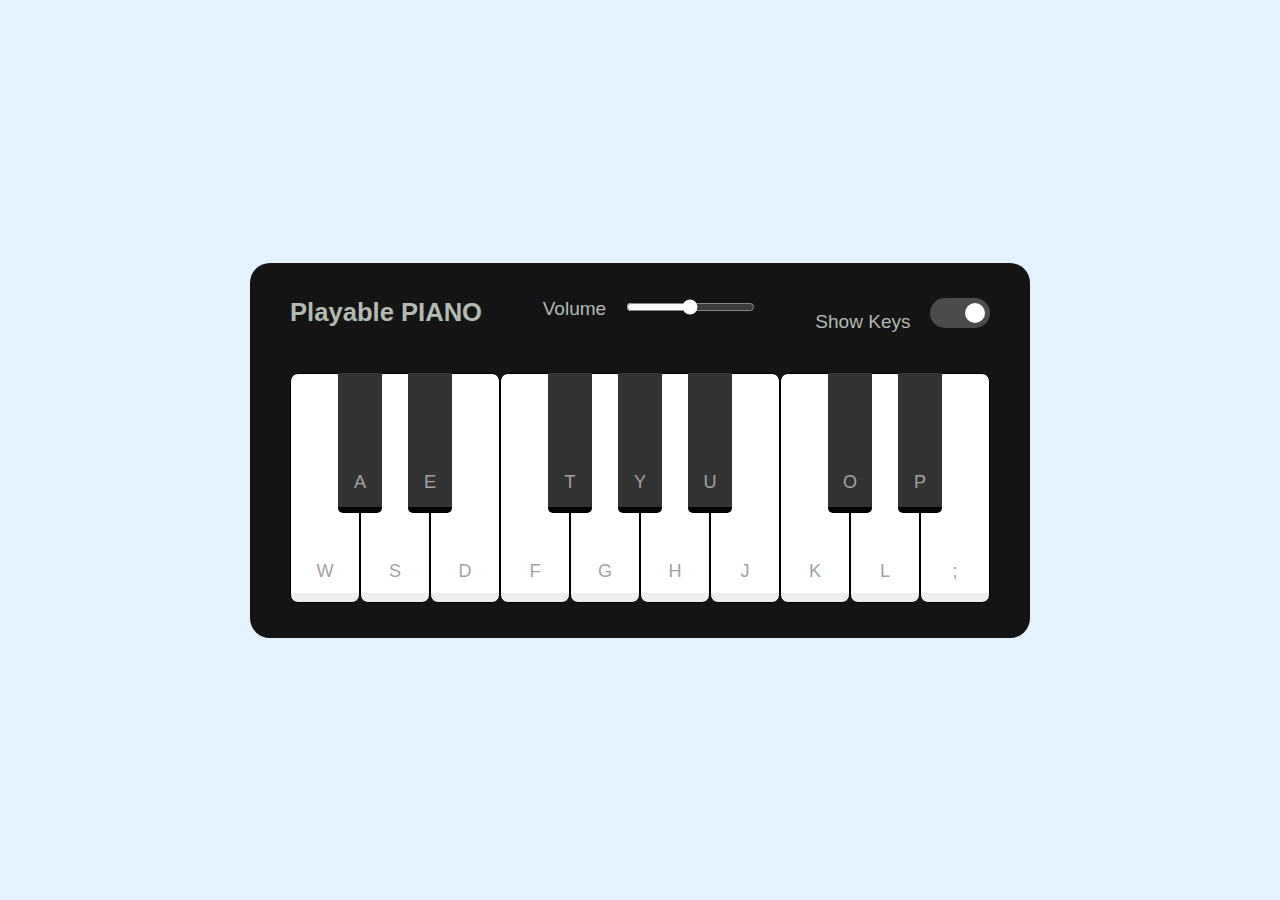
<file: Build A Playable PIANO/index.html>
<!DOCTYPE html>
<html lang="en">

<head>
    <meta charset="UTF-8">
    <meta http-equiv="X-UA-Compatible" content="IE=edge">
    <meta name="viewport" content="width=device-width, initial-scale=1.0">
    <title>Build A Playable PIANO</title>
    <link rel="stylesheet" href="style.css">
    <script src="script.js" defer></script>
</head>

<body>
    <div class="wrapper">
        <header>
            <h2> Playable PIANO</h2>
            <div class="column volume-slider">
                <span>Volume</span> <input type="range" min="0" max="1" value="0.5" step="any" >

            </div>
            <div class="column keys-checkbox">
                <span>Show Keys</span> <input type="checkbox" checked>
            </div>
        </header>
        <ul class="piano-keys">
            <li class="key white" data-key="w"><span>w</span></li>
            <li class="key black" data-key="a"><span>a</span></li>
            <li class="key white" data-key="s"><span>s</span></li>
            <li class="key black" data-key="e"><span>e</span></li>
            <li class="key white" data-key="d"><span>d</span></li>
            <li class="key white" data-key="f"><span>f</span></li>
            <li class="key black" data-key="t"><span>t</span></li>
            <li class="key white" data-key="g"><span>g</span></li>
            <li class="key black" data-key="y"><span>y</span></li>
            <li class="key white" data-key="h"><span>h</span></li>
            <li class="key black" data-key="u"><span>u</span></li>
            <li class="key white" data-key="j"><span>j</span></li>
            <li class="key white" data-key="k"><span>k</span></li>
            <li class="key black" data-key="o"><span>o</span></li>
            <li class="key white" data-key="l"><span>l</span></li>
            <li class="key black" data-key="p"><span>p</span></li>
            <li class="key white" data-key=";"><span>;</span></li>
        </ul>
    </div>
</body>

</html>
</file>
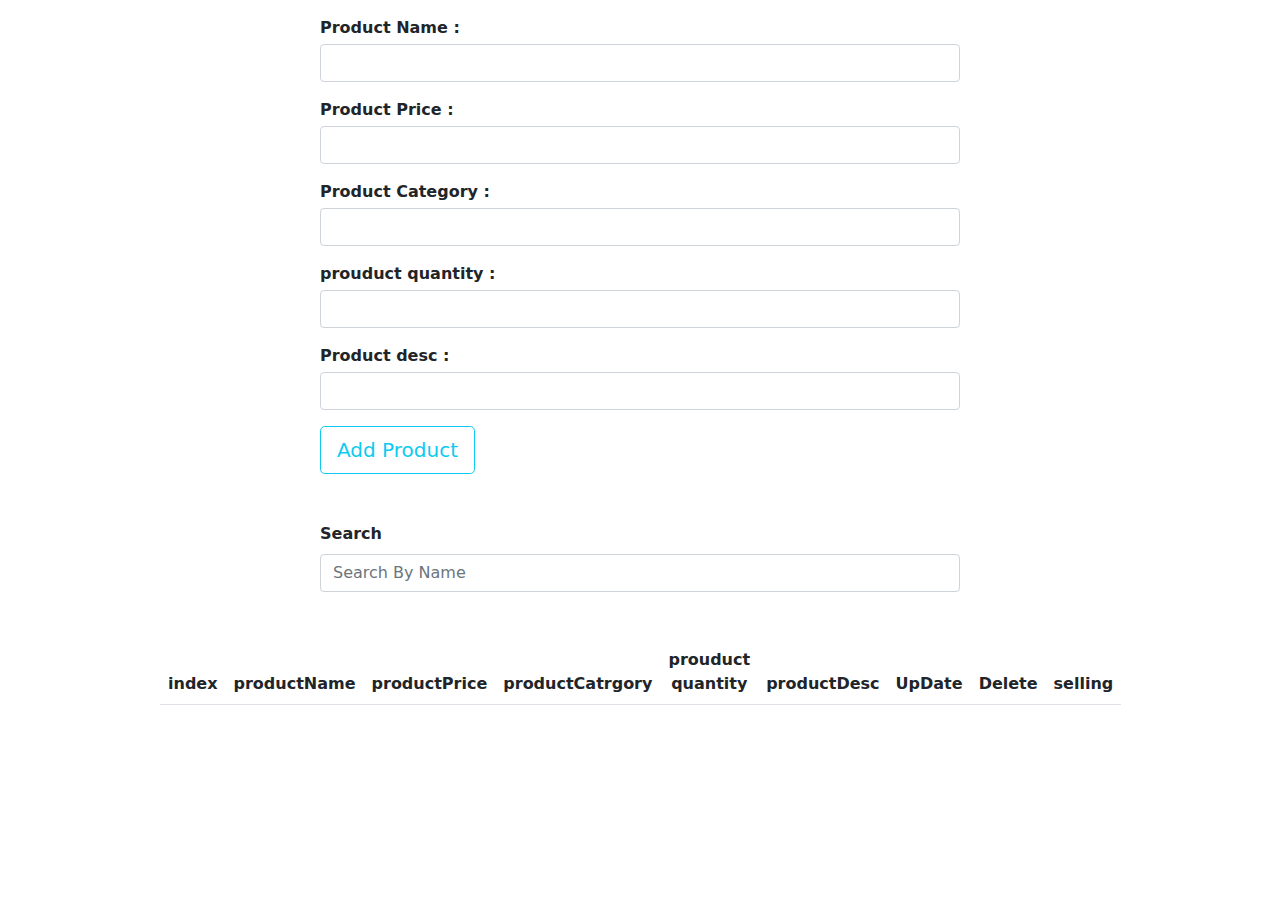
<file: crud-opration/index.html>
<!DOCTYPE html>
<html lang="en">
<head>
    <meta charset="UTF-8">
    <meta http-equiv="X-UA-Compatible" content="IE=edge">
    <meta name="viewport" content="width=device-width, initial-scale=1.0">
    <link rel="stylesheet" href="style/bootstrap.min.css">
    <link rel="stylesheet" href="style/all.min.css">
    <link rel="shortcut icon" href="favicon-32x32.png" type="image/x-icon">   
     <title>Crud opration</title>
</head>
<body>
     <div class="w-50 mx-auto mt-3">
            <div class="from-control mb-3 ">
                <label for="productName"  class="fw-bold"> Product Name :</label>
                <input type="text" onkeyup="validation()" class="form-control mt-1" id="productName">
                <p  class="text-danger d-none  mt-2" id="name-error">invalid name (should start with capital char - limit 8 charachter)</p>
            </div>
            <div class="from-control mb-3 ">
                <label for="productPrice" class="fw-bold"> Product Price :</label>
                <input type="number" onkeyup="validation()" class="form-control mt-1" id="productPrice">
                <p  class="text-danger d-none  mt-2" id="error">invalid just in number</p>

            </div>
            <div class="from-control mb-3  ">
                <label for="productCatrgory" class="fw-bold">  Product Category :</label>
                 <input type="text" onkeyup="validation()"  class="form-control mt-1" id="productCatrgory">
                 <p  class="text-danger d-none  mt-2" id="Category">invalid enter your category </p>

            </div>
            <div class="form-group mb-3">
                <label for="prouductquantity" class="fw-bold">prouduct quantity :</label>
                <input id="prouductquantity" onkeyup="validation()"  type="number" class="form-control mt-1">
                <p  class="text-danger d-none  mt-2" id="quantity">enter number</p>

            </div>
            <div class="from-control  mb-3">
                <label for="productDesc" class="fw-bold"> Product desc :</label>
                <input type="text" onkeyup="validation()" class="form-control mt-1" id="productDesc">
                <p  class="text-danger d-none  mt-2" id="desc">your description is required </p>

            </div>
            <button class="btn btn-outline-info btn-lg" onclick="addproduct()" id="create"> Add Product</button>
     </div>
     <div class="mx-auto w-50 m-5 form-group">
        <label for="search" class="fw-bold">Search</label>
        <input placeholder="Search By Name" oninput="searchByName(this.value)" type="text" id="search" class="mt-2 form-control">
    </div>
     <div class="w-75 m-auto mt-5">  
        <div id="deleteAll" class="text-center "></div>

        <table class="table text-center">
            <thead>
                <th>index</th>
                <th>productName</th>
                <th>productPrice</th>
                <th>productCatrgory</th>
                <th>prouduct quantity</th>
                <th>productDesc</th>
                <th>UpDate</th>
                <th>Delete</th>
                <th>selling</th>

            </thead>
            <tbody id="show">
                
            </tbody>
        </table>
     </div>
    <script src="JS/script.js"></script>
</body>
</html>
</file>
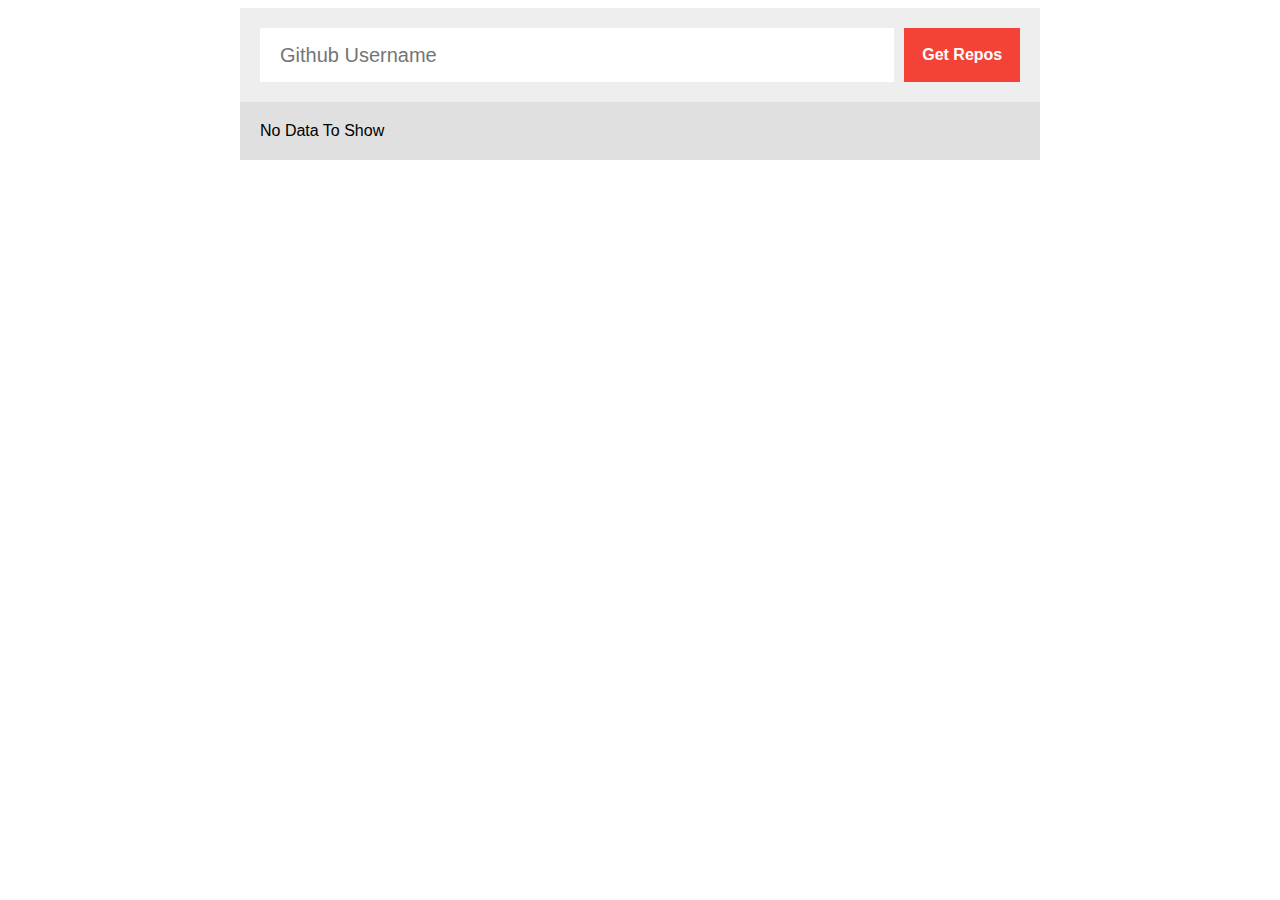
<file: Fetch Repositories github/index.html>
<!DOCTYPE html>
<html lang="en">
  <head>
    <meta charset="UTF-8">
    <meta name="viewport" content="width=device-width, initial-scale=1.0">
    <title>Fetch Repositories</title>
    <link rel="stylesheet" href="style.css">
  </head>
  <body>
    <div class="repos-container">
      <div class="get-repos">
        <input type="text" placeholder="Github Username">
        <span class="get-button">Get Repos</span>
      </div>
      <div class="show-data">
        <span>No Data To Show</span>
      </div>
    </div>
    <script src="script.js"></script>
  </body>
</html>
</file>
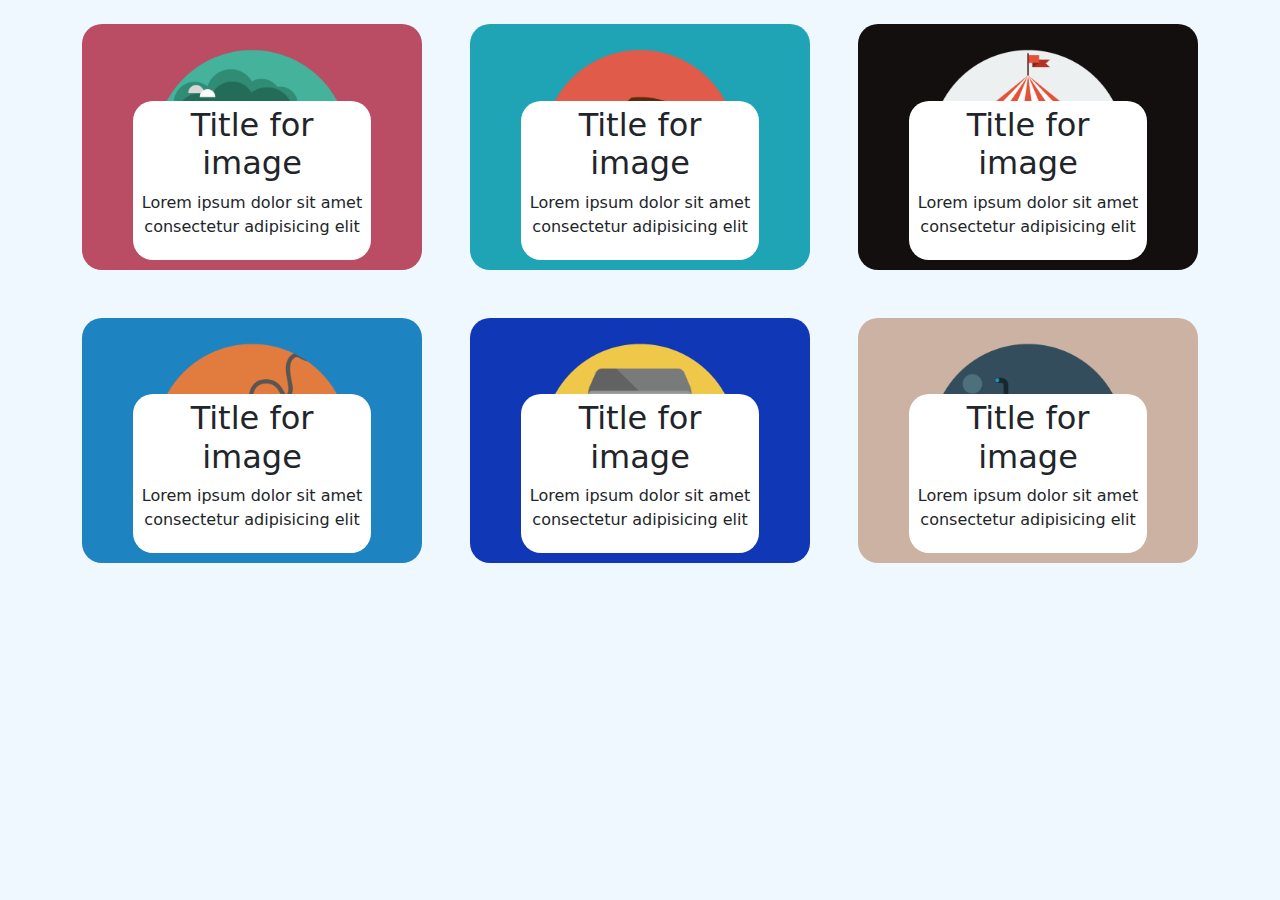
<file: Image Slider/index.html>
<!DOCTYPE html>
<html lang="en">

<head>
    <meta charset="UTF-8">
    <meta http-equiv="X-UA-Compatible" content="IE=edge">
    <meta name="viewport" content="width=device-width, initial-scale=1.0">
    <title>Document</title>
    <link rel="stylesheet" href="style/bootstrap.min.css">
    <link rel="stylesheet" href="style/all.min.css">
    <link rel="stylesheet" href="style/css.css">
</head>

<body>
    <!-- six photo to show  start  -->
    <div class="container py-4 ">
        <div class="row g-5">
            <div class="col-md-4 ">
                <div class="item position-relative">
                    <img src="portfolio/cabin.png" class="w-100" alt="">
                    <div class="img-caption bg-white position-absolute ">
                        <h2>Title for image</h2>
                        <p>Lorem ipsum dolor sit amet consectetur adipisicing elit</p>
                    </div>
                </div>
            </div>
            <div class="col-md-4">
                <div class="item position-relative">
                    <img src="portfolio/cake.png" class="w-100" alt="">
                    <div class="img-caption bg-white position-absolute ">
                        <h2>Title for image</h2>
                        <p>Lorem ipsum dolor sit amet consectetur adipisicing elit</p>
                    </div>
                </div>
            </div>
            <div class="col-md-4">
                <div class="item position-relative">
                    <img src="portfolio/circus.png" class="w-100" alt="">
                    <div class="img-caption bg-white position-absolute ">
                        <h2>Title for image</h2>
                        <p>Lorem ipsum dolor sit amet consectetur adipisicing elit</p>
                    </div>
                </div>
            </div>
            <div class="col-md-4">
                <div class="item position-relative">
                    <img src="portfolio/game.png" class="w-100" alt="">
                    <div class="img-caption bg-white position-absolute ">
                        <h2>Title for image</h2>
                        <p>Lorem ipsum dolor sit amet consectetur adipisicing elit</p>
                    </div>
                </div>
            </div>
            <div class="col-md-4">
                <div class="item position-relative">
                    <img src="portfolio/safe.png" class="w-100" alt="">
                    <div class="img-caption bg-white position-absolute ">
                        <h2 >Title for image</h2>
                        <p>Lorem ipsum dolor sit amet consectetur adipisicing elit</p>
                    </div>
                </div>
            </div>
            <div class="col-md-4">
                <div class="item position-relative">
                    <img src="portfolio/submarine.png" class="w-100" alt="">
                    <div class="img-caption bg-white  position-absolute ">
                        <h2>Title for image</h2>
                        <p>Lorem ipsum dolor sit amet consectetur adipisicing elit</p>
                    </div>
                </div>
            </div>
        </div>
    </div>
    <!-- six photo to show  end  -->

    <!-- start big photo show with light layer  -->
    <div id="light-slider-container" class="d-none justify-content-center align-items-center ">
        <div id="light-item" class="d-flex justify-content-between align-items-center p-3 position-relative ">
            <i class="fa-solid fa-circle-arrow-left " id="prev"></i>
            <i class="fa-solid fa-circle-xmark position-absolute top-0 end-0 p-3" id="close"></i>
            <i class="fa-solid fa-circle-arrow-right" id="next"></i>
        </div>
    </div>
    <!-- end big photo show with light layer  -->

    <script src="javascript/js.js"></script>
</body>

</html>
</file>
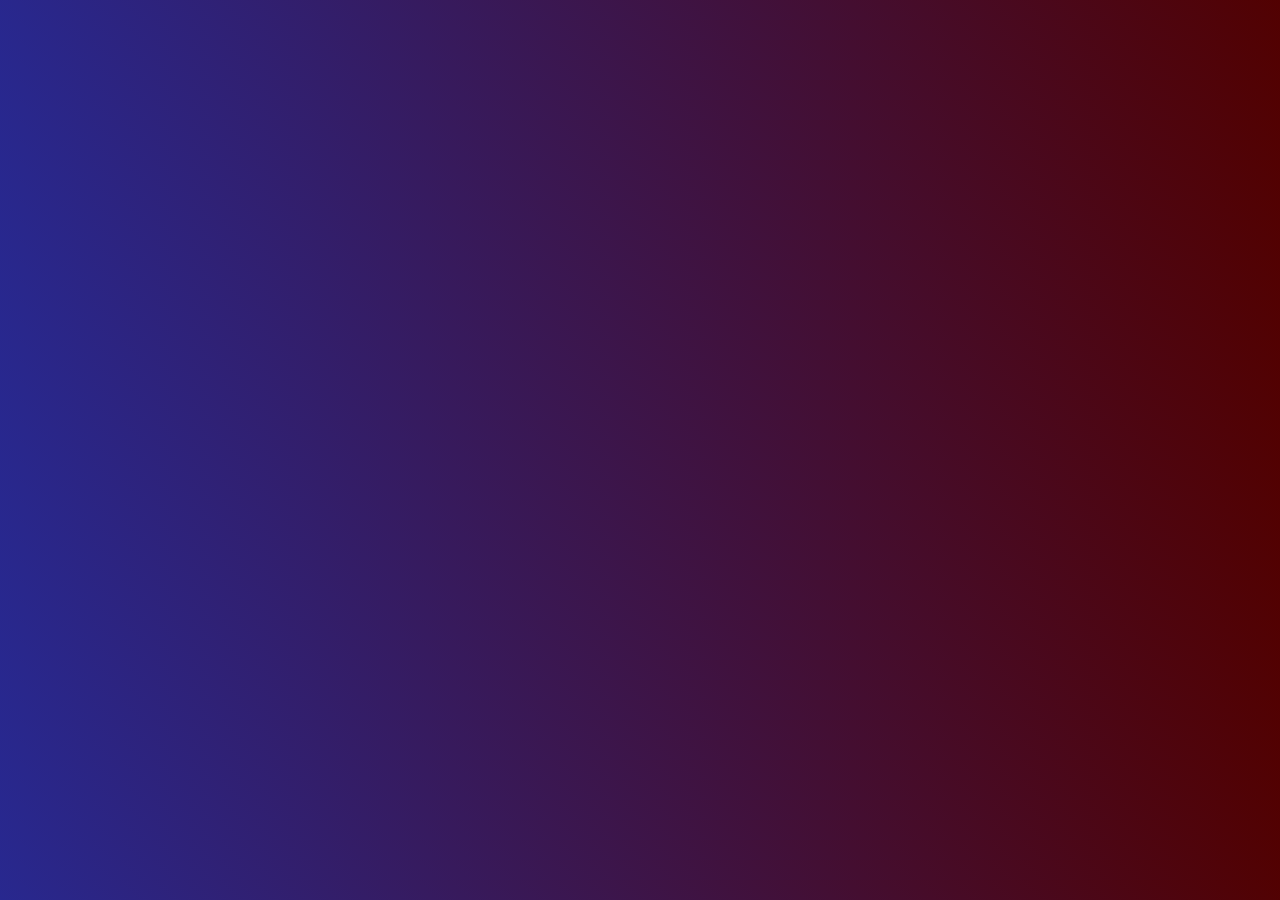
<file: jsonPlaceholder API/index.html>
<!DOCTYPE html>
<html lang="en">

<head>
    <meta charset="UTF-8">
    <meta http-equiv="X-UA-Compatible" content="IE=edge">
    <meta name="viewport" content="width=device-width, initial-scale=1.0">
    <title>Document</title>
    <link rel="stylesheet" href="style.css">
    <script src="script.js" defer></script>
</head>

<body>
    <!-- main content -->
    <div id="content">
        <div class="user">
            <!-- user container -->
            <div class="userContainer" >
                <!-- user -->
                    
                <!-- end user -->
            </div>
            <!-- end user container  -->
        </div>

        <!-- post container -->
            <div id="post-container">
                <!-- posts -->
                <div id="posts">
                    <!-- post -->
                        
                    <!--end post -->
                </div>
                <!-- end posts -->

            </div>
        <!-- end post container -->
    </div>
    <!-- end main content -->

</body>

</html>
</file>
<file: Build A Playable PIANO/style.css>
* {
    margin: 0;
    padding: 0;
    box-sizing: border-box;
    font-family: sans-serif;
}

body {
    display: flex;
    align-items: center;
    justify-content: center;
    min-height: 100vh;
    background: #e3f2fd;
    padding: 0px 10px;
}

.wrapper {
    background: #141414;
    border-radius: 20px;
    padding: 35px 40px;
}

.wrapper header {
    color: #b2bab2;
    display: flex;
    align-self: center;
    justify-content: space-between;


}

header h2 {
    font-size: 1.6rem;
    align-items: center;
}

header .column span {
    font-weight: 500;
    font-size: 1.19rem;
    margin-right: 15px;
}

.volume-slider input {
    accent-color: #fff;
}

.keys-checkbox input {
    width: 60px;
    height: 30px;
    appearance: none;
    background: #4b4b4b;
    border-radius: 30px;
    cursor: pointer;
    position: relative;
}

.keys-checkbox input::before {
    content: "";
    height: 20px;
    width: 20px;
    border-radius: 30px;
    position: absolute;
    background: #8c8c8c;
    top: 50%;
    left: 5px;
    transform: translateY(-50%);
    transition: all .3s ease;
}

.keys-checkbox input:checked:before {
    left: 35px;
    background: #fff;

}

.piano-keys {
    display: flex;
    color: #a2a2a2;
    margin-top: 40px;
}

.piano-keys .key {
    color: #a2a2a2;
    list-style: none;
    text-transform: uppercase;
    cursor: pointer;
    position: relative;
    user-select: none;

}

.piano-keys .black.active {
    background: linear-gradient(to bottom #000, #434343);
    box-shadow: inset -5px 5px 10px rgba(255, 255, 255, 0.1);
}

.piano-keys .black {
    width: 44px;
    height: 140px;
    border-radius: 0 0 5px 5px;
    margin: 0px -22px 0px -22px;
    z-index: 2;
    background: linear-gradient(#333 96%, #000 4%)
}

.piano-keys .white {
    width: 70px;
    height: 230px;
    border-radius: 8px;
    background: linear-gradient(#fff 96%, #eee 4%);
    border: 1px solid #000;

}

.piano-keys .white.active {
    background: linear-gradient(to bottom #fff 0%, #eee 100%);
    box-shadow: inset -5px 5px 20px rgba(0, 0, 0, 0.2);
}

.piano-keys span {
    position: absolute;
    bottom: 20px;
    width: 100%;
    text-align: center;
    font-size: 1.13rem;

}

.piano-keys .key.hide span {
    display: none;
}







@media screen and (max-width:815px) {
    .wrapper {
        padding: 25px;
    }

    header {
        flex-direction: column;
    }

    header :where(h2, .column) {
        margin-bottom: 13px;
    }

    .volume-slider input {
        max-width: 100px
    }

    .piano-keys {
        margin-top: 20px;
    }

    .piano-keys .key:where(:nth-child(9), :nth-child(10)) {
        display: none;
    }

    .piano-keys .black {
        height: 100px;
        width: 40px;
        margin: 0 -20px 0 -20px;
    }

    .piano-keys .white {
        height: 180px;
        width: 60px;
    }

}

@media screen and (max-width: 615px) {

    .piano-keys .key:nth-child(13),
    .piano-keys .key:nth-child(14),
    .piano-keys .key:nth-child(15),
    .piano-keys .key:nth-child(16),
    .piano-keys .key:nth-child(17) {
        display: none
    }

    .piano-keys .white {
        width: 50px;
    }
}
</file>
<file: Fetch Repositories github/style.css>
* {
    box-sizing: border-box;
  }
  body {
    font-family: Tahoma, Arial;
  }
  .repos-container {
    width: 800px;
    /* background-color: #F6F6F6; */
    margin: auto;
  }
  .repos-container .get-repos {
    padding: 20px;
    display: flex;
    background-color: #EEE;
  }
  .repos-container .get-repos input {
    width: 100%;
    padding: 15px 20px;
    border: none;
    font-size: 20px;
    height: 54px;
  }
  .repos-container .get-repos input:focus {
    outline: 2px solid #F44336;
  }
  .repos-container .get-repos .get-button {
    width: 140px;
    margin-left: 10px;
    height: 54px;
    background-color: #F44336;
    color: #FFF;
    line-height: 54px;
    text-align: center;
    font-weight: bold;
    cursor: pointer;
  }
  .repos-container .show-data {
    padding: 20px;
    background-color: #E0E0E0;
  }
  .repos-container .show-data .repo-box {
    background-color: #FFF;
    padding: 15px;
  }
  .repos-container .show-data .repo-box:not(:last-child) {
    margin-bottom: 5px;
  }
  .repos-container .show-data .repo-box a,
  .repos-container .show-data .repo-box span {
    float: right;
    margin-left: 4px;
    border-radius: 4px;
    color: #FFF;
    font-size: 12px;
    width: 90px;
    text-align: center;
    padding: 4px;
  }
  .repos-container .show-data .repo-box a {
    text-decoration: none;
    background-color: #E91E63;
  }
  .repos-container .show-data .repo-box span {
    background-color: #009688;
  }
</file>
<file: Image Slider/style/css.css>
body {
    background-color: aliceblue;
}

.item {
    cursor: pointer;


}

img {
    border-radius: 20px;
}

.item .img-caption {
    bottom: 10px;
    width: 70%;
    left: 15%;
    padding: 5px;
    text-align: center;
    border-radius: 20px;
}

#light-slider-container {
    position: fixed;
    top: 0;
    left: 0;
    right: 0;
    bottom: 0;
    background-color: rgba(0, 0, 0, .5);
}


#light-item {
    width: 50%;
    height: 500px;
    background-image: url(./../portfolio/cabin.png);
    background-size: 100%;
    border-radius: 20px;


}




#light-item i {
    font-size: 30px;
    cursor: pointer;
}
</file>
<file: jsonPlaceholder API/style.css>
* {
    margin: 0;
    padding: 0;
    box-sizing: border-box;
}

body {
    font-family: system-ui, -apple-system, BlinkMacSystemFont, 'Segoe UI', Roboto, Oxygen, Ubuntu, Cantarell, 'Open Sans', 'Helvetica Neue', sans-serif;
    background: linear-gradient(45deg, rgb(40, 40, 143), rgb(82, 1, 1));
}

#content {
    display: flex;
}

.user {
    width: 30%;

}

.userContainer {
    width: 90%;

    margin: 0 auto;
}

#user {
    background-color: white;
    border-radius: 100px;
    padding: 10px;
    font-size: 14px;
    padding-left: 20px;
    cursor: pointer;
    margin-top: 15px;


}

.selected{
  border: solid 5px #ff6200;  
}

#post-container {
    margin: 10px;
    width: 70%;
    background-color:  rgb(236,236 ,236);
}
#posts{
    width: 90%;
     margin: 0 auto;
}
#post{
    background-color: white;
    border-radius: 10px;
    font-size: 15px;
    padding: 10px;
    margin-top: 8px;
    margin-bottom: 8px;
    box-shadow: 0px 5px 10px rgba(0,0,0,0.2);

}
</file>
